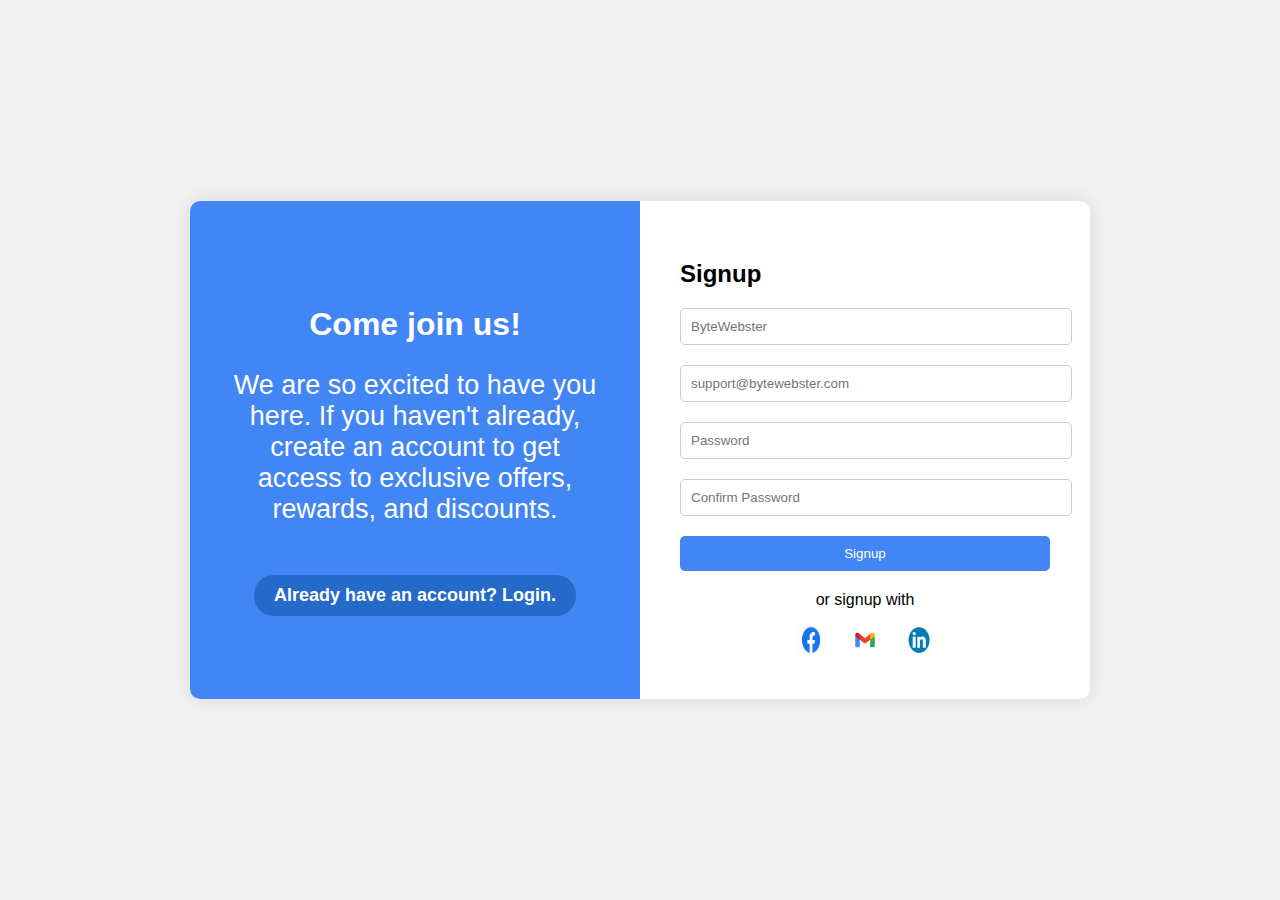
<file: pcloudyloginup/project/index.html>
<!DOCTYPE html>
<html lang="en">
<head>
    <meta charset="UTF-8">
    <meta name="viewport" content="width=device-width, initial-scale=1.0">
    <title>Signup</title>
    <link rel="stylesheet" href="style.css">
</head>
<body>
    <div class="container">
        <div class="left-section">
            <div class="content-center">
                <h1>Come join us!</h1>
                <p>We are so excited to have you here. If you haven't already, create an account to get access to exclusive offers, rewards, and discounts.</p>
                <div class="signin-bubble">
                    <a href="login.html" class="signin-link">Already have an account? Login.</a>
                </div>
            </div>
        </div>
        <div class="right-section">
            <h2>Signup</h2>
            <form id="signupForm">
                <input type="text" placeholder="ByteWebster" id="name" required>
                <input type="email" placeholder="support@bytewebster.com" id="email" required>
                <input type="password" placeholder="Password" id="password" required>
                <!-- Error message for password -->
                <span id="password-error" class="error-message"></span>
                <input type="password" placeholder="Confirm Password" id="confirm-password" required>
                <!-- Error message for confirm password -->
                <span id="confirm-password-error" class="error-message"></span>
                <button type="submit" class="signup-btn">Signup</button>
            </form>
            <div class="social-login">
                <p>or signup with</p>
                <div class="social-icons">
                    <a href="#"><img src="images/flogo.jpeg" alt="Facebook"></a>
                    <a href="#"><img src="images/maillogo.jpeg.crdownload" alt="Google"></a>
                    <a href="#"><img src="images/linkdinlogo.jpeg" alt="LinkedIn"></a>
                </div>
            </div>
        </div>
    </div>

    <script src="signup.js"></script>
</body>
</html>
</file>
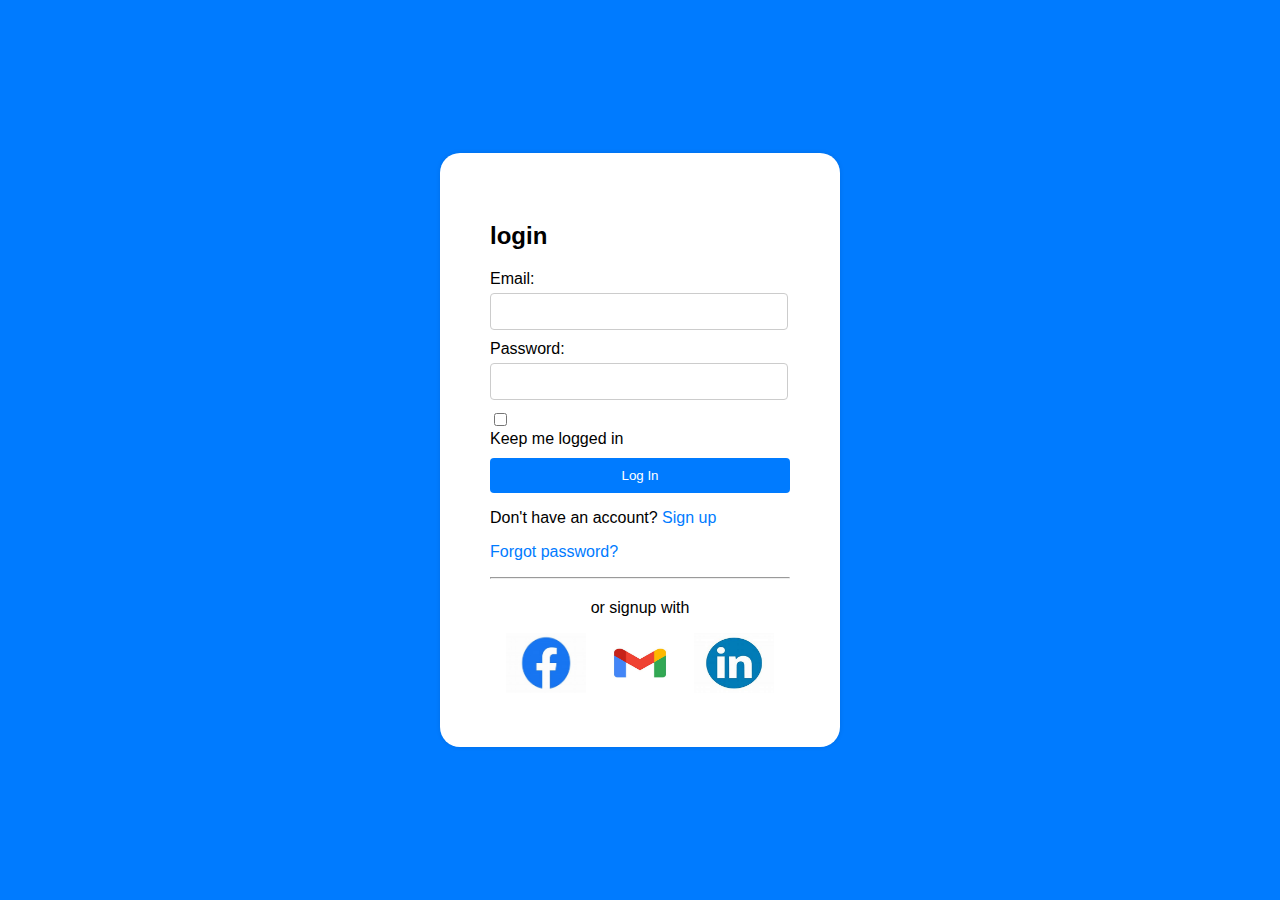
<file: pcloudyloginup/project/login.html>
<!DOCTYPE html>
<html lang="en">
<head>
    <meta charset="UTF-8">
    <meta name="viewport" content="width=device-width, initial-scale=1.0">
    <title>Sign In Page</title>
    <link rel="stylesheet" href="login.css">
</head>
<body>
    <div class="container">
        <h2>login</h2>
        <form id="loginForm">
            <label for="email">Email:</label>
            <input type="email" id="email" name="email" required>
            <label for="password">Password:</label>
            <input type="password" id="password" name="password" required>
            <div class="checkbox">
                <input type="checkbox" id="keepLoggedIn" name="keepLoggedIn">
                <label for="keepLoggedIn">Keep me logged in</label>
            </div>
            <button type="submit" class="btn">Log In</button>
            <p>Don't have an account? <a href="index.html">Sign up</a></p>
            <p><a href="#">Forgot password?</a></p>
            <hr>
            <div class="social-login">
                <p>or signup with</p>
                <div class="social-icons">
                    <a href="#"><img src="images/flogo.jpeg" alt="Facebook"></a>
                    <a href="#"><img src="images/maillogo.jpeg.crdownload" alt="Google"></a>
                    <a href="#"><img src="images/linkdinlogo.jpeg" alt="LinkedIn"></a>
                </div>
        </form>
    </div>
    <script src="login.js"></script>
</body>
</html>
</file>
<file: pcloudyloginup/project/style.css>
body {
    font-family: Arial, sans-serif;
    margin: 0;
    padding: 0;
    display: flex;
    justify-content: center;
    align-items: center;
    height: 100vh;
    background-color: #f1f1f1;
  }
  
  .container {
    display: flex;
    width: 80%;
    max-width: 900px;
    background-color: white;
    border-radius: 10px;
    box-shadow: 0 0 20px rgba(0, 0, 0, 0.1);
  }
  

.left-section {
    flex: 1;
    background-color: #4285F4;
    color: white;
    padding: 40px;
    border-radius: 10px 0 0 10px;
    display: flex;
    justify-content: center;
    align-items: center;
  }
  
  .content-center {
    text-align: center;
  }
  
  .content-center h1 {
    font-size: 32px;
    margin-bottom: 20px;
  }
  
  .content-center p {
    font-size: 16px;
    margin-bottom: 30px;
  }
  
  .left-section h1 {
    font-size: 32px;
    margin-bottom: 20px;
  }
  
  .left-section p {
    font-size: 27px;
    margin-bottom: 30px;
  }
  
  .signin-link {
    color: white;
    text-decoration: underline;
  }
  
  .right-section {
    flex: 1;
    padding: 40px;
  }
  
  .right-section h2 {
    font-size: 24px;
    margin-bottom: 20px;
  }
  
  input {
    width: 100%;
    padding: 10px;
    margin-bottom: 20px;
    border: 1px solid #ccc;
    border-radius: 5px;
  }
  
  .signup-btn {
    width: 100%;
    background-color: #4285F4;
    color: white;
    padding: 10px;
    border: none;
    border-radius: 5px;
    cursor: pointer;
  }
  
  .social-login {
    text-align: center;
    margin-top: 20px;
  }
  
  .social-icons a {
    margin: 0 10px;
  }
  
  .social-icons img {
    width: 30px;
    height: 30px;
  }

.signin-bubble {
    background-color: #256ac9;
    border-radius: 20px;
    padding: 10px 20px;
    display: inline-block;
    margin-top: 20px;
  }
  
  .signin-link {
    color: rgb(255, 255, 255);
    font-size: 18px;
    font-weight: bold;
    text-decoration: none;
  }

  .error-message {
    color: red;
    font-size: 12px;
    margin: 0;           
    padding: 2px 0 0 5px; 
    position: relative;
    top: -10px;            
  }
</file>
<file: pcloudyloginup/project/login.css>
body {
    font-family: Arial, sans-serif;
    background-color: #007BFF; /* Blue background */
    display: flex;
    justify-content: center;
    align-items: center;
    height: 100vh;
    margin: 0;
}

.container {
    background-color: #fff;
    padding: 50px;
    border-radius: 20px;
    box-shadow: 0 0 5px rgba(0, 0, 0, 0.1);
    width: 300px;
}

h2 {
    margin-bottom: 20px;
}

label {
    display: block;
    margin-bottom: 5px;
}

input[type="email"], input[type="password"] {
    width: 92%;
    padding: 10px;
    margin-bottom: 10px;
    border: 1px solid #ccc;
    border-radius: 4px;
}

.checkbox {
    margin-bottom: 10px;
}

.btn {
    width: 100%;
    padding: 10px;
    border: none;
    border-radius: 4px;
    background-color: #007BFF;
    color: white;
    margin-bottom: 10px;
    cursor: pointer;
    display: flex;
    align-items: center;
    justify-content: center;
}

.social-login {
    text-align: center;
    margin-top: 20px;
  }
  
  .social-icons a {
    margin: 0 5px;
  }
  
  .social-icons img {
    width: 80px;
    height: 60px;
  }
a {
    color: #007BFF;
    text-decoration: none;
}

a:hover {
    text-decoration: underline;
}
</file>
